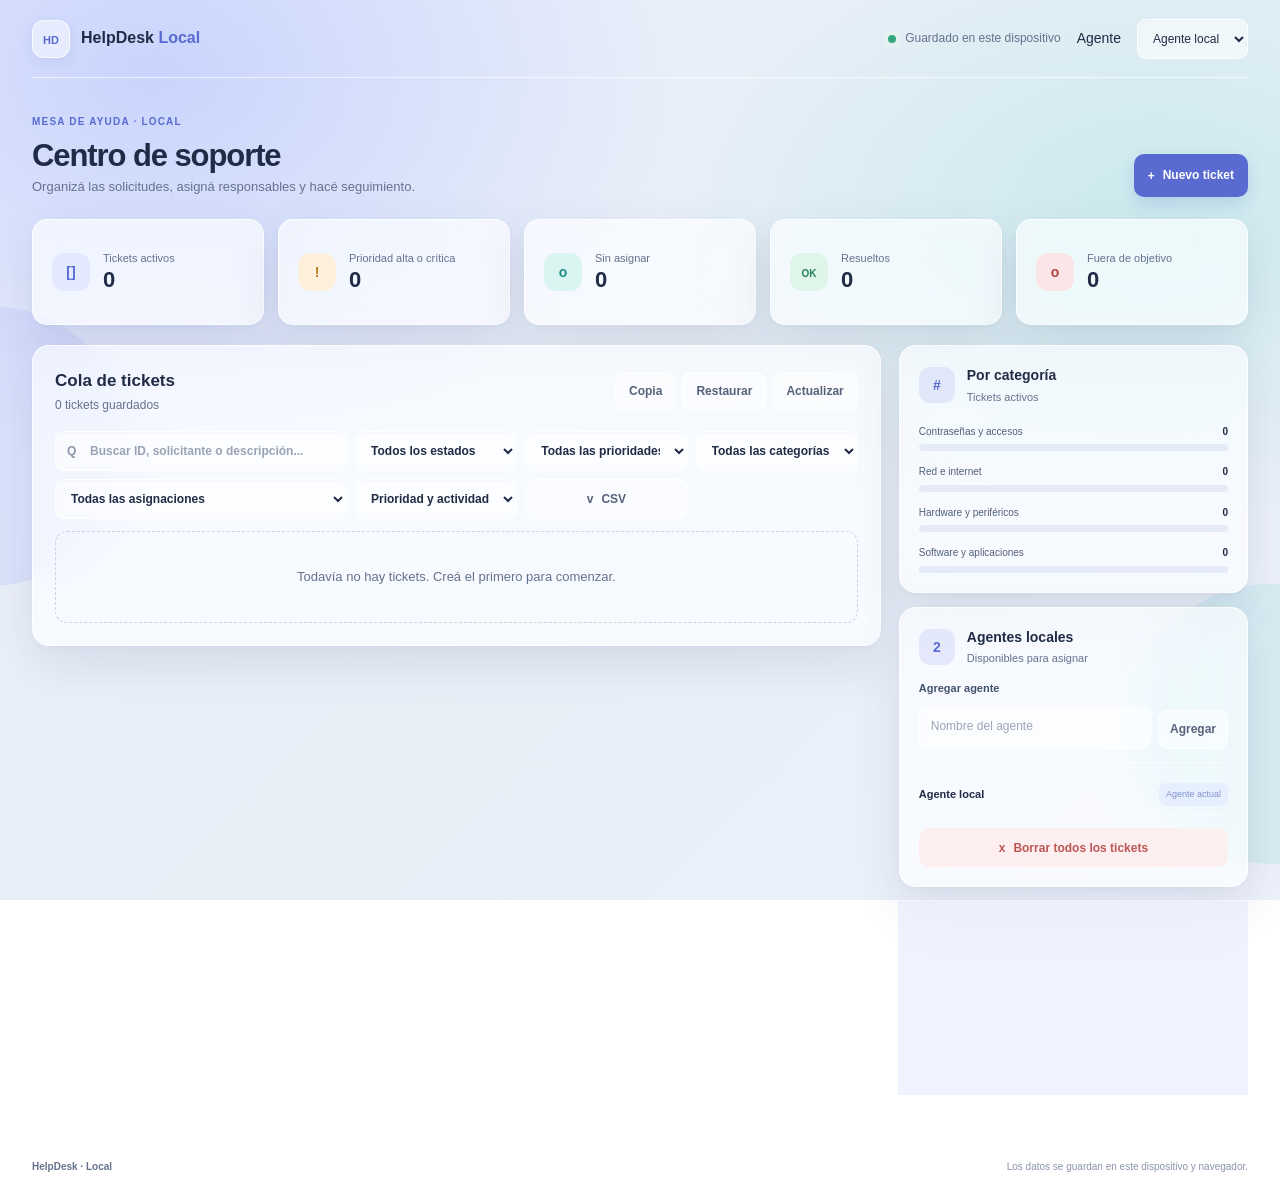
<file: index.html>
<!DOCTYPE html>
<html lang="es">
<head>
    <meta charset="UTF-8">
    <meta name="viewport" content="width=device-width, initial-scale=1.0">
    <meta name="theme-color" content="#e9edfb">
    <title>HelpDesk | Mesa de ayuda local</title>
    <link rel="stylesheet" href="style.css">
</head>
<body>
    <div class="page-shell">
        <header class="topbar">
            <a class="brand" href="#" aria-label="HelpDesk, inicio">
                <span class="brand-mark"><i class="fas fa-headset" aria-hidden="true"></i></span>
                <span>HelpDesk <strong>Local</strong></span>
            </a>
            <div class="topbar-actions">
                <span class="topbar-status"><span class="status-dot"></span> Guardado en este dispositivo</span>
                <label class="active-agent-label" for="active-agent">Agente</label>
                <select id="active-agent" aria-label="Agente actual"></select>
            </div>
        </header>

        <main class="workspace">
            <div class="page-heading">
                <div>
                    <span class="eyebrow">MESA DE AYUDA · LOCAL</span>
                    <h1>Centro de soporte</h1>
                    <p class="subtitle">Organizá las solicitudes, asigná responsables y hacé seguimiento.</p>
                </div>
                <button id="new-ticket-button" class="button button-primary" type="button">
                    <i class="fas fa-plus" aria-hidden="true"></i> Nuevo ticket
                </button>
            </div>

            <section id="metrics" class="metrics-grid" aria-label="Resumen de tickets">
                <article class="metric-card"><span class="metric-icon metric-blue"><i class="fas fa-inbox" aria-hidden="true"></i></span><span class="metric-label">Tickets activos</span><strong id="metric-active">0</strong></article>
                <article class="metric-card"><span class="metric-icon metric-amber"><i class="fas fa-exclamation-circle" aria-hidden="true"></i></span><span class="metric-label">Prioridad alta o crítica</span><strong id="metric-urgent">0</strong></article>
                <article class="metric-card"><span class="metric-icon metric-teal"><i class="fas fa-user-clock" aria-hidden="true"></i></span><span class="metric-label">Sin asignar</span><strong id="metric-unassigned">0</strong></article>
                <article class="metric-card"><span class="metric-icon metric-green"><i class="fas fa-check-circle" aria-hidden="true"></i></span><span class="metric-label">Resueltos</span><strong id="metric-resolved">0</strong></article>
                <article class="metric-card"><span class="metric-icon metric-red"><i class="fas fa-stopwatch" aria-hidden="true"></i></span><span class="metric-label">Fuera de objetivo</span><strong id="metric-overdue">0</strong></article>
            </section>

            <section class="app-layout">
                <section class="container queue-card" aria-labelledby="queue-title">
                    <div class="queue-heading">
                        <div>
                            <h2 id="queue-title">Cola de tickets</h2>
                            <p id="ticket-count" class="muted">0 solicitudes</p>
                        </div>
                        <div class="queue-actions">
                            <button id="backup-button" class="button button-subtle" type="button" title="Descargar copia de seguridad">
                                Copia
                            </button>
                            <button id="restore-button" class="button button-subtle" type="button" title="Restaurar copia de seguridad">
                                Restaurar
                            </button>
                            <input id="restore-file" class="hidden" type="file" accept=".json,application/json">
                            <button id="refresh-button" class="button button-subtle" type="button" title="Actualizar tickets">
                                Actualizar
                            </button>
                        </div>
                    </div>
                    <div class="filters">
                        <label class="search-wrap">
                            <i class="fas fa-search" aria-hidden="true"></i>
                            <span class="visually-hidden">Buscar tickets</span>
                            <input id="filter-search" type="search" placeholder="Buscar ID, solicitante o descripción..." maxlength="100">
                        </label>
                        <label><span class="visually-hidden">Filtrar por estado</span>
                            <select id="filter-status">
                                <option value="">Todos los estados</option>
                                <option>Abierto</option><option>En progreso</option><option>En espera</option><option>Resuelto</option><option>Cerrado</option>
                            </select>
                        </label>
                        <label><span class="visually-hidden">Filtrar por prioridad</span>
                            <select id="filter-priority">
                                <option value="">Todas las prioridades</option>
                                <option>Baja</option><option>Media</option><option>Alta</option><option>Crítica</option>
                            </select>
                        </label>
                        <label><span class="visually-hidden">Filtrar por categoría</span>
                            <select id="filter-category"><option value="">Todas las categorías</option></select>
                        </label>
                        <label><span class="visually-hidden">Filtrar por asignación</span>
                            <select id="filter-assignee">
                                <option value="">Todas las asignaciones</option>
                                <option value="me">Asignados a mí</option>
                                <option value="unassigned">Sin asignar</option>
                            </select>
                        </label>
                        <label><span class="visually-hidden">Orden de tickets</span>
                            <select id="filter-sort">
                                <option value="priority">Prioridad y actividad</option>
                                <option value="newest">Más recientes</option>
                                <option value="oldest">Más antiguos</option>
                                <option value="sla">Vencimiento más próximo</option>
                            </select>
                        </label>
                        <button id="export-button" class="button button-subtle export-button" type="button">
                            <i class="fas fa-download" aria-hidden="true"></i> CSV
                        </button>
                    </div>
                    <div id="ticket-list" class="ticket-list" aria-live="polite"></div>
                    <p id="queue-message" class="empty-state hidden"></p>
                    <nav id="ticket-pagination" class="ticket-pagination hidden" aria-label="Paginación de tickets">
                        <button id="previous-page" class="button button-subtle" type="button">Anterior</button>
                        <span id="page-label"></span>
                        <button id="next-page" class="button button-subtle" type="button">Siguiente</button>
                    </nav>
                </section>

                <aside class="sidebar">
                    <section class="side-card category-card">
                        <div class="side-heading">
                            <span class="side-icon"><i class="fas fa-chart-bar" aria-hidden="true"></i></span>
                            <div><h2>Por categoría</h2><p>Tickets activos</p></div>
                        </div>
                        <div id="category-chart" class="category-chart"></div>
                    </section>

                    <section class="side-card admin-card">
                        <div class="side-heading">
                            <span class="side-icon"><i class="fas fa-users" aria-hidden="true"></i></span>
                            <div><h2>Agentes locales</h2><p>Disponibles para asignar</p></div>
                        </div>
                        <form id="agent-form" class="agent-form">
                            <label for="agent-name">Agregar agente</label>
                            <div class="agent-add-row">
                                <input id="agent-name" name="name" required maxlength="80" placeholder="Nombre del agente">
                                <button class="button button-subtle" type="submit">Agregar</button>
                            </div>
                        </form>
                        <div id="team-list" class="team-list"></div>
                        <button id="clear-tickets-button" class="button button-danger" type="button">
                            <i class="fas fa-trash-alt" aria-hidden="true"></i> Borrar todos los tickets
                        </button>
                    </section>

                    <section class="side-card help-card">
                        <span class="help-icon"><i class="fas fa-lightbulb" aria-hidden="true"></i></span>
                        <h2>Un paso a la vez</h2>
                        <p>Registrá el contexto, asigná un responsable y dejá notas para que el seguimiento sea claro.</p>
                        <div class="help-note"><i class="fas fa-hdd" aria-hidden="true"></i> Los datos quedan guardados en este navegador.</div>
                    </section>
                </aside>
            </section>
        </main>

        <footer class="site-footer"><span>HelpDesk · Local</span><span>Los datos se guardan en este dispositivo y navegador.</span></footer>
    </div>

    <dialog id="ticket-dialog" class="dialog ticket-dialog">
        <form id="ticket-form" class="dialog-card">
            <div class="dialog-heading">
                <div><span class="eyebrow">REGISTRO DE SOLICITUD</span><h2>Nuevo ticket</h2></div>
                <button class="button button-subtle" type="button" data-close-dialog="ticket-dialog">Cerrar</button>
            </div>
            <div class="field-grid">
                <div class="field"><label for="requester-name">Nombre del solicitante *</label><input id="requester-name" name="usuario" required maxlength="120" autocomplete="name"></div>
                <div class="field"><label for="requester-id">Legajo / ID *</label><input id="requester-id" name="legajo" required maxlength="40"></div>
                <div class="field"><label for="requester-email">Correo</label><input id="requester-email" name="email" type="email" maxlength="254"></div>
                <div class="field"><label for="requester-department">Departamento</label><input id="requester-department" name="departamento" maxlength="100"></div>
                <div class="field"><label for="ticket-category">Categoría *</label><select id="ticket-category" name="categoria" required></select></div>
                <div class="field"><label for="ticket-priority">Prioridad *</label><select id="ticket-priority" name="prioridad"><option>Media</option><option>Alta</option><option>Crítica</option><option>Baja</option></select></div>
                <div class="field field-wide"><label for="ticket-description">Descripción del problema *</label><textarea id="ticket-description" name="descripcion" rows="4" required maxlength="10000" placeholder="Qué ocurre, desde cuándo, impacto y mensajes de error..."></textarea></div>
                <div class="field field-wide"><label for="ticket-assignee">Asignar a</label><select id="ticket-assignee" name="asignado_a"></select></div>
            </div>
            <div id="triage-box" class="info-box hidden"><strong>Guía de diagnóstico</strong><ul id="triage-steps"></ul></div>
            <div class="dialog-actions"><button class="button button-subtle" type="button" data-close-dialog="ticket-dialog">Cancelar</button><button class="button button-primary" type="submit">Crear ticket</button></div>
        </form>
    </dialog>

    <dialog id="detail-dialog" class="dialog detail-dialog">
        <section class="dialog-card">
            <div class="dialog-heading">
                <div><span id="detail-id" class="eyebrow"></span><h2 id="detail-title">Detalle del ticket</h2></div>
                <button class="button button-subtle" type="button" data-close-dialog="detail-dialog">Cerrar</button>
            </div>
            <div id="detail-content" class="detail-content"></div>
            <form id="ticket-update-form" class="ticket-update-form">
                <div class="field-grid">
                    <div class="field"><label for="detail-requester-name">Solicitante</label><input id="detail-requester-name" name="usuario" required maxlength="120"></div>
                    <div class="field"><label for="detail-requester-id">Legajo / ID</label><input id="detail-requester-id" name="legajo" required maxlength="40"></div>
                    <div class="field"><label for="detail-requester-email">Correo</label><input id="detail-requester-email" name="email" type="email" maxlength="254"></div>
                    <div class="field"><label for="detail-department">Departamento</label><input id="detail-department" name="departamento" maxlength="100"></div>
                    <div class="field"><label for="detail-category">Categoría</label><select id="detail-category" name="categoria"></select></div>
                    <div class="field field-wide"><label for="detail-description">Descripción del problema</label><textarea id="detail-description" name="descripcion" rows="3" required maxlength="10000"></textarea></div>
                    <div class="field"><label for="detail-status">Estado</label><select id="detail-status" name="estado"><option>Abierto</option><option>En progreso</option><option>En espera</option><option>Resuelto</option><option>Cerrado</option></select></div>
                    <div class="field"><label for="detail-priority">Prioridad</label><select id="detail-priority" name="prioridad"><option>Baja</option><option>Media</option><option>Alta</option><option>Crítica</option></select></div>
                    <div class="field field-wide"><label for="detail-assignee">Agente asignado</label><select id="detail-assignee" name="asignado_a"></select></div>
                    <div class="field field-wide"><label for="detail-resolution">Resolución <span class="optional">(obligatoria para resolver o cerrar)</span></label><textarea id="detail-resolution" name="resolucion" rows="3" maxlength="10000"></textarea></div>
                </div>
                <div class="dialog-actions"><button class="button button-primary" type="submit">Guardar cambios</button></div>
            </form>
            <section class="comments-section">
                <h3>Notas internas</h3>
                <div id="comment-list" class="comment-list"></div>
                <form id="comment-form" class="comment-form">
                    <label class="visually-hidden" for="comment-body">Agregar nota interna</label>
                    <textarea id="comment-body" required maxlength="5000" rows="3" placeholder="Compartí contexto útil para el seguimiento..."></textarea>
                    <button class="button button-subtle" type="submit">Agregar nota</button>
                </form>
            </section>
            <section class="activity-section">
                <h3>Actividad</h3>
                <ol id="activity-list" class="activity-list"></ol>
            </section>
            <div class="dialog-actions dialog-danger-actions">
                <button id="delete-ticket-button" class="button button-danger" type="button"><i class="fas fa-trash-alt" aria-hidden="true"></i> Eliminar ticket</button>
            </div>
        </section>
    </dialog>

    <div id="toast" class="toast hidden" role="status" aria-live="polite"></div>
    <script src="script.js"></script>
</body>
</html>
</file>
<file: style.css>
:root {
    color-scheme: light;
    --page: #e9edfb;
    --surface: rgba(255, 255, 255, 0.65);
    --surface-strong: rgba(255, 255, 255, 0.84);
    --surface-muted: rgba(255, 255, 255, 0.4);
    --ink: #202b45;
    --ink-soft: #66728d;
    --ink-faint: #8994ab;
    --line: rgba(255, 255, 255, 0.78);
    --accent: #596bd1;
    --accent-dark: #4658bd;
    --accent-soft: rgba(111, 128, 222, 0.14);
    --teal: #208f8b;
    --danger: #be5656;
    --shadow: 0 18px 48px rgba(57, 69, 115, 0.12), 0 2px 8px rgba(57, 69, 115, 0.04);
}

.team-select {
    padding: 5px 7px;
    border: 0;
    border-radius: 7px;
    background: rgba(224, 230, 255, 0.8);
    color: #5368b8;
    cursor: pointer;
    font-size: 9px;
    white-space: nowrap;
}

.team-select:disabled {
    cursor: default;
    opacity: 0.7;
}

.button-danger {
    border-color: rgba(255, 255, 255, 0.82);
    background: rgba(255, 235, 233, 0.72);
    color: var(--danger);
}

.button-danger:hover {
    background: rgba(255, 220, 216, 0.9);
}

.agent-add-row {
    display: flex;
    gap: 7px;
}

.agent-add-row .button {
    flex: 0 0 auto;
    min-width: 70px;
    padding: 6px 10px;
}

.admin-card > .button-danger {
    width: 100%;
}

.fas {
    font-style: normal;
    font-weight: 700;
    line-height: 1;
}

.fa-headset::before { content: "HD"; font-size: 11px; }
.fa-plus::before { content: "+"; }
.fa-inbox::before { content: "[]"; }
.fa-exclamation-circle::before { content: "!"; }
.fa-user-clock::before,
.fa-stopwatch::before,
.fa-clock::before { content: "o"; }
.fa-check-circle::before { content: "OK"; font-size: 10px; }
.fa-search::before { content: "Q"; }
.fa-download::before { content: "v"; }
.fa-chart-bar::before { content: "#"; }
.fa-users::before { content: "2"; }
.fa-trash-alt::before { content: "x"; }
.fa-lightbulb::before { content: "*"; }
.fa-hdd::before { content: "="; }
.fa-user::before { content: "o"; }
.fa-comment::before { content: "..."; font-size: 10px; }
.fa-chevron-right::before { content: ">"; }

* {
    box-sizing: border-box;
}

.sla-label {
    color: #77829a;
    font-size: 10px;
}

.sla-overdue {
    color: #b23e46;
    font-weight: 700;
}

body {
    min-width: 0;
    min-height: 100vh;
    margin: 0;
    background:
        radial-gradient(ellipse at 12% 8%, rgba(163, 183, 255, 0.48), transparent 34%),
        radial-gradient(ellipse at 91% 23%, rgba(159, 226, 221, 0.4), transparent 31%),
        linear-gradient(135deg, #edf0fc 0%, #e8eff7 52%, #edf1fb 100%);
    background-attachment: fixed;
    color: var(--ink);
    font-family: "Segoe UI", Tahoma, Geneva, Verdana, sans-serif;
    font-size: 14px;
    line-height: 1.55;
    -webkit-font-smoothing: antialiased;
}

.resolution-box {
    margin-top: 10px;
    padding: 12px 13px;
    border: 1px solid rgba(139, 208, 199, 0.58);
    border-radius: 10px;
    background: rgba(225, 248, 243, 0.56);
}

.resolution-box > span {
    display: block;
    margin-bottom: 3px;
    color: #32827a;
    font-size: 10px;
    font-weight: 650;
}

.resolution-box p {
    margin: 0;
    color: #385b58;
    font-size: 11px;
}

body::before,
body::after {
    position: fixed;
    z-index: -1;
    width: 280px;
    height: 280px;
    border-radius: 50%;
    background: rgba(159, 174, 255, 0.2);
    content: "";
    pointer-events: none;
}

body::before {
    top: 34%;
    left: -150px;
}

body::after {
    right: -130px;
    bottom: 4%;
    background: rgba(115, 210, 199, 0.17);
}

button,
input,
select,
textarea {
    font: inherit;
}

button,
select {
    cursor: pointer;
}

.hidden {
    display: none !important;
}

.page-shell {
    width: min(1440px, calc(100% - 64px));
    margin: 0 auto;
}

.topbar {
    min-height: 78px;
    display: flex;
    align-items: center;
    justify-content: space-between;
    border-bottom: 1px solid rgba(255, 255, 255, 0.62);
}

.brand {
    display: inline-flex;
    align-items: center;
    gap: 11px;
    color: var(--ink);
    font-size: 16px;
    font-weight: 650;
    text-decoration: none;
}

.brand strong {
    color: var(--accent);
    font-weight: 700;
}

.brand-mark {
    width: 38px;
    height: 38px;
    display: grid;
    place-items: center;
    border: 1px solid rgba(255, 255, 255, 0.8);
    border-radius: 12px;
    background: rgba(255, 255, 255, 0.48);
    box-shadow: 0 5px 15px rgba(57, 69, 115, 0.08);
    color: var(--accent);
    font-size: 17px;
}

.topbar-actions {
    display: flex;
    align-items: center;
    gap: 16px;
}

.topbar-status {
    display: flex;
    align-items: center;
    gap: 9px;
    color: var(--ink-soft);
    font-size: 12px;
    white-space: nowrap;
}

.status-dot {
    width: 8px;
    height: 8px;
    border-radius: 50%;
    background: #35a681;
    box-shadow: 0 0 0 4px rgba(230, 245, 238, 0.75);
}

.current-user {
    color: #525f7b;
    font-size: 12px;
}

.workspace {
    padding: 32px 0 40px;
}

.page-heading {
    display: flex;
    align-items: flex-end;
    justify-content: space-between;
    gap: 16px;
    margin-bottom: 22px;
}

.eyebrow {
    color: var(--accent);
    font-size: 10px;
    font-weight: 750;
    letter-spacing: 0.12em;
}

h1,
h2,
h3,
p {
    margin-top: 0;
}

.page-heading h1,
.login-card h1 {
    margin: 5px 0 3px;
    font-size: clamp(25px, 3vw, 31px);
    font-weight: 700;
    letter-spacing: -0.035em;
    line-height: 1.2;
}

.subtitle {
    margin-bottom: 0;
    color: var(--ink-soft);
    font-size: 13px;
}

.muted {
    color: var(--ink-soft);
}

.metrics-grid {
    display: grid;
    grid-template-columns: repeat(5, minmax(0, 1fr));
    gap: 14px;
    margin-bottom: 20px;
}

.metric-card,
.container,
.side-card,
.login-card,
.dialog-card {
    border: 1px solid var(--line);
    background: var(--surface);
    box-shadow: var(--shadow);
    -webkit-backdrop-filter: blur(22px) saturate(145%);
    backdrop-filter: blur(22px) saturate(145%);
}

.metric-card {
    min-height: 106px;
    display: grid;
    grid-template-columns: 39px 1fr;
    grid-template-rows: auto auto;
    align-content: center;
    align-items: center;
    column-gap: 12px;
    padding: 17px 19px;
    border-radius: 15px;
}

.metric-icon {
    width: 38px;
    height: 38px;
    grid-row: 1 / 3;
    display: grid;
    place-items: center;
    border-radius: 12px;
}

.metric-blue {
    background: rgba(224, 230, 255, 0.8);
    color: #5368d5;
}

.metric-amber {
    background: rgba(255, 239, 213, 0.8);
    color: #bd7b21;
}

.metric-teal {
    background: rgba(212, 243, 238, 0.82);
    color: #208f8b;
}

.metric-green {
    background: rgba(220, 244, 230, 0.82);
    color: #25815f;
}

.metric-red {
    background: rgba(255, 224, 224, 0.8);
    color: #b23e46;
}

.metric-label {
    color: var(--ink-soft);
    font-size: 11px;
}

.metric-card > strong {
    font-size: 22px;
    font-weight: 700;
    line-height: 1.2;
}

.app-layout {
    display: grid;
    grid-template-columns: minmax(0, 1.75fr) minmax(285px, 0.72fr);
    align-items: start;
    gap: 18px;
}

.container,
.side-card {
    min-width: 0;
    border-radius: 17px;
}

.queue-card {
    padding: 22px;
}

.queue-heading,
.side-heading,
.dialog-heading {
    display: flex;
    align-items: center;
    justify-content: space-between;
    gap: 12px;
}

.queue-heading {
    margin-bottom: 16px;
}

.queue-actions {
    display: flex;
    flex-wrap: wrap;
    gap: 6px;
}

.queue-heading h2 {
    margin: 0 0 2px;
    font-size: 17px;
    font-weight: 650;
}

.queue-heading p {
    margin: 0;
    font-size: 12px;
}

.button {
    min-height: 39px;
    display: inline-flex;
    align-items: center;
    justify-content: center;
    gap: 8px;
    padding: 9px 13px;
    border: 1px solid transparent;
    border-radius: 10px;
    font-size: 12px;
    font-weight: 650;
    transition: background 150ms ease, color 150ms ease, border-color 150ms ease, transform 150ms ease;
}

.button:focus-visible,
.ticket-row:focus-visible,
.team-deactivate:focus-visible {
    outline: 3px solid rgba(83, 104, 213, 0.3);
    outline-offset: 2px;
}

.button:active {
    transform: translateY(1px);
}

.button:disabled {
    cursor: wait;
    opacity: 0.65;
}

.button-primary {
    min-height: 43px;
    background: var(--accent);
    color: #fff;
    box-shadow: 0 6px 15px rgba(83, 104, 213, 0.2);
}

.button-primary:hover {
    background: var(--accent-dark);
}

.button-subtle {
    border-color: rgba(255, 255, 255, 0.86);
    background: rgba(255, 255, 255, 0.48);
    color: #56617b;
}

.button-subtle:hover {
    border-color: rgba(179, 190, 220, 0.75);
    background: rgba(255, 255, 255, 0.74);
    color: var(--ink);
}

.button-icon {
    width: 38px;
    min-height: 38px;
    padding: 0;
}

.button-compact {
    min-height: 34px;
    padding: 6px 10px;
}

.filters {
    display: grid;
    grid-template-columns: minmax(160px, 1.8fr) repeat(3, minmax(105px, 1fr));
    gap: 8px;
    margin-bottom: 12px;
}

.filters label,
.agent-form label,
.field label,
.login-card label {
    display: block;
    color: #44516c;
    font-size: 11px;
    font-weight: 650;
}

input,
select,
textarea {
    width: 100%;
    min-width: 0;
    min-height: 40px;
    padding: 9px 11px;
    border: 1px solid rgba(255, 255, 255, 0.92);
    border-radius: 9px;
    outline: none;
    background: rgba(255, 255, 255, 0.57);
    box-shadow: inset 0 1px 2px rgba(54, 68, 109, 0.035);
    color: var(--ink);
    font-size: 12px;
    transition: border-color 150ms ease, box-shadow 150ms ease, background 150ms ease;
}

textarea {
    min-height: 84px;
    resize: vertical;
}

input::placeholder,
textarea::placeholder {
    color: #9aa4b6;
}

input:focus,
select:focus,
textarea:focus {
    border-color: rgba(89, 107, 209, 0.65);
    background: rgba(255, 255, 255, 0.85);
    box-shadow: 0 0 0 3px rgba(83, 104, 213, 0.13);
}

.search-wrap {
    position: relative;
    display: block;
}

.search-wrap > i {
    position: absolute;
    z-index: 1;
    top: 50%;
    left: 12px;
    color: var(--ink-faint);
    font-size: 12px;
    transform: translateY(-50%);
}

.search-wrap input {
    padding-left: 34px;
}

.export-button {
    min-height: 40px;
}

.ticket-list {
    display: grid;
    gap: 8px;
}

.ticket-row {
    width: 100%;
    min-width: 0;
    display: flex;
    align-items: center;
    justify-content: space-between;
    gap: 12px;
    padding: 14px 15px;
    border: 1px solid rgba(255, 255, 255, 0.82);
    border-left: 3px solid rgba(117, 132, 218, 0.52);
    border-radius: 12px;
    background: rgba(255, 255, 255, 0.4);
    color: inherit;
    text-align: left;
    transition: border-color 150ms ease, background 150ms ease, transform 150ms ease;
    -webkit-backdrop-filter: blur(12px);
    backdrop-filter: blur(12px);
}

.ticket-row:hover {
    border-color: rgba(164, 176, 227, 0.78);
    background: rgba(255, 255, 255, 0.68);
    transform: translateY(-1px);
}

.ticket-row-main {
    min-width: 0;
    flex: 1;
    display: grid;
    gap: 5px;
}

.ticket-row-top,
.ticket-row-meta {
    display: flex;
    align-items: center;
    flex-wrap: wrap;
    gap: 7px 10px;
}

.ticket-row-top > strong {
    color: var(--accent-dark);
    font-size: 11px;
    letter-spacing: 0.02em;
}

.ticket-badge,
.priority-label {
    display: inline-flex;
    align-items: center;
    padding: 3px 8px;
    border-radius: 99px;
    font-size: 10px;
    font-weight: 650;
    line-height: 1.35;
}

.status-open {
    background: rgba(226, 233, 255, 0.9);
    color: #4a5fb9;
}

.status-progress {
    background: rgba(255, 238, 211, 0.9);
    color: #98621a;
}

.status-waiting {
    background: rgba(232, 229, 250, 0.9);
    color: #6a5ca4;
}

.status-resolved {
    background: rgba(220, 244, 230, 0.9);
    color: #267753;
}

.status-closed {
    background: rgba(235, 239, 244, 0.9);
    color: #69758b;
}

.ticket-subject {
    overflow: hidden;
    color: #34415d;
    font-size: 13px;
    font-weight: 600;
    text-overflow: ellipsis;
    white-space: nowrap;
}

.ticket-requester {
    color: var(--ink-soft);
    font-size: 11px;
}

.ticket-row-meta {
    color: #77829a;
    font-size: 10px;
}

.ticket-row-arrow {
    padding-left: 5px;
    color: #a1abc0;
    font-size: 11px;
}

.priority-low {
    background: rgba(235, 239, 244, 0.88);
    color: #657187;
}

.priority-medium {
    background: rgba(223, 236, 255, 0.85);
    color: #436b9e;
}

.priority-high {
    background: rgba(255, 238, 211, 0.9);
    color: #a36a18;
}

.priority-critical {
    background: rgba(255, 224, 224, 0.9);
    color: #b23e46;
}

.empty-state {
    margin: 0;
    padding: 35px 20px;
    border: 1px dashed rgba(160, 173, 206, 0.5);
    border-radius: 12px;
    color: var(--ink-soft);
    font-size: 13px;
    text-align: center;
}

.ticket-pagination {
    display: flex;
    align-items: center;
    justify-content: center;
    gap: 12px;
    margin-top: 15px;
}

.ticket-pagination > span {
    min-width: 90px;
    color: var(--ink-soft);
    font-size: 10px;
    text-align: center;
}

.ticket-pagination .button {
    min-height: 34px;
    padding: 6px 10px;
}

.ticket-pagination .button:disabled {
    cursor: default;
    opacity: 0.48;
}

.sidebar {
    min-width: 0;
    display: grid;
    gap: 14px;
}

.side-card {
    padding: 19px;
}

.side-heading {
    justify-content: flex-start;
}

.side-icon {
    width: 36px;
    height: 36px;
    display: grid;
    flex: 0 0 36px;
    place-items: center;
    border-radius: 11px;
    background: var(--accent-soft);
    color: var(--accent);
}

.side-heading h2,
.help-card h2 {
    margin: 0 0 2px;
    font-size: 14px;
    font-weight: 650;
}

.side-heading p {
    margin: 0;
    color: var(--ink-soft);
    font-size: 11px;
}

.category-chart {
    display: grid;
    gap: 13px;
    margin-top: 18px;
}

.category-label {
    display: flex;
    justify-content: space-between;
    gap: 8px;
    margin-bottom: 5px;
    color: #53607b;
    font-size: 10px;
}

.category-label strong {
    color: var(--ink);
}

.category-track {
    height: 7px;
    overflow: hidden;
    border-radius: 99px;
    background: rgba(220, 227, 242, 0.68);
}

.category-track > span {
    height: 100%;
    display: block;
    border-radius: inherit;
    background: linear-gradient(90deg, #8391e2, #586bd2);
    transition: width 250ms ease;
}

.help-card {
    background: rgba(226, 230, 255, 0.52);
    box-shadow: none;
}

.help-icon {
    width: 35px;
    height: 35px;
    display: grid;
    place-items: center;
    margin-bottom: 12px;
    border-radius: 11px;
    background: rgba(221, 226, 255, 0.9);
    color: var(--accent);
}

.help-card p {
    margin: 7px 0 14px;
    color: #59647e;
    font-size: 11px;
    line-height: 1.65;
}

.help-note {
    padding-top: 11px;
    border-top: 1px solid rgba(203, 210, 239, 0.75);
    color: #747f99;
    font-size: 10px;
}

.help-note i {
    margin-right: 5px;
    color: var(--accent);
}

.admin-card {
    display: grid;
    gap: 13px;
}

.agent-form {
    display: grid;
    gap: 7px;
}

.agent-form label:not(:first-child) {
    margin-top: 4px;
}

.agent-form .button {
    margin-top: 5px;
}

.team-list {
    display: grid;
    gap: 8px;
    padding-top: 12px;
    border-top: 1px solid rgba(255, 255, 255, 0.75);
}

.team-list h3 {
    margin: 0 0 2px;
    color: var(--ink-soft);
    font-size: 11px;
}

.team-row {
    display: flex;
    align-items: center;
    justify-content: space-between;
    gap: 8px;
    padding: 8px 0;
    border-bottom: 1px solid rgba(255, 255, 255, 0.55);
}

.team-row strong,
.team-row small {
    display: block;
}

.team-row strong {
    font-size: 11px;
}

.team-row small {
    color: var(--ink-soft);
    font-size: 9px;
    overflow-wrap: anywhere;
}

.team-deactivate {
    padding: 5px 7px;
    border: 0;
    border-radius: 7px;
    background: rgba(255, 235, 233, 0.76);
    color: var(--danger);
    cursor: pointer;
    font-size: 9px;
    white-space: nowrap;
}

.site-footer {
    min-height: 62px;
    display: flex;
    align-items: center;
    justify-content: space-between;
    gap: 15px;
    border-top: 1px solid rgba(255, 255, 255, 0.62);
    color: var(--ink-faint);
    font-size: 10px;
}

.site-footer span:first-child {
    color: var(--ink-soft);
    font-weight: 600;
}

.login-screen {
    min-height: 100vh;
    display: grid;
    place-items: center;
    padding: 24px;
}

.login-card {
    width: min(420px, 100%);
    display: grid;
    justify-items: stretch;
    padding: 34px;
    border-radius: 20px;
}

.login-card .brand-mark {
    margin-bottom: 22px;
}

.login-card h1 {
    font-size: 27px;
}

.login-card > p {
    margin-bottom: 20px;
}

.login-card label {
    margin-bottom: 6px;
}

.login-card input {
    min-height: 45px;
    margin-bottom: 15px;
}

.login-card .button {
    width: 100%;
    min-height: 46px;
    margin-top: 4px;
}

.login-card .login-footnote {
    margin: 18px 0 0;
    color: var(--ink-faint);
    font-size: 10px;
    text-align: center;
}

.login-footnote i {
    margin-right: 4px;
    color: var(--accent);
}

.dialog {
    width: min(700px, calc(100% - 28px));
    max-height: min(92vh, 900px);
    overflow: auto;
    overscroll-behavior: contain;
    padding: 0;
    border: 0;
    border-radius: 19px;
    background: transparent;
    color: var(--ink);
}

.detail-dialog {
    width: min(760px, calc(100% - 28px));
}

.dialog::backdrop {
    background: rgba(29, 39, 68, 0.32);
    -webkit-backdrop-filter: blur(8px);
    backdrop-filter: blur(8px);
}

.dialog-card {
    padding: 25px;
    border-radius: 19px;
}

.dialog-heading {
    align-items: flex-start;
    margin-bottom: 18px;
}

.dialog-heading h2 {
    margin: 4px 0 0;
    font-size: 20px;
    font-weight: 680;
    letter-spacing: -0.02em;
}

.field-grid {
    display: grid;
    grid-template-columns: repeat(2, minmax(0, 1fr));
    gap: 0 14px;
}

.field {
    min-width: 0;
    margin-bottom: 13px;
}

.field label {
    margin-bottom: 6px;
}

.field-wide {
    grid-column: 1 / -1;
}

.optional {
    color: var(--ink-faint);
    font-weight: 400;
}

.info-box {
    display: block;
    margin: 1px 0 15px;
    padding: 13px 15px;
    border: 1px solid rgba(140, 207, 199, 0.45);
    border-radius: 11px;
    background: rgba(223, 247, 243, 0.58);
    color: #285d59;
    font-size: 11px;
}

.info-box strong {
    display: block;
    margin-bottom: 5px;
}

.info-box ul {
    margin: 0;
    padding-left: 18px;
}

.info-box li + li {
    margin-top: 3px;
}

.dialog-actions {
    display: flex;
    justify-content: flex-end;
    gap: 8px;
    margin-top: 5px;
}

.dialog-actions .button-primary {
    min-width: 130px;
}

.detail-content {
    padding-bottom: 17px;
    border-bottom: 1px solid rgba(255, 255, 255, 0.82);
}

.detail-grid {
    display: grid;
    grid-template-columns: repeat(2, minmax(0, 1fr));
    gap: 12px;
    margin-bottom: 15px;
}

.detail-grid span,
.detail-description > span {
    display: block;
    margin-bottom: 3px;
    color: var(--ink-faint);
    font-size: 10px;
}

.detail-grid strong {
    display: block;
    color: #3a4763;
    font-size: 11px;
    font-weight: 600;
    overflow-wrap: anywhere;
}

.detail-description {
    padding: 13px;
    border: 1px solid rgba(255, 255, 255, 0.84);
    border-radius: 10px;
    background: rgba(255, 255, 255, 0.36);
}

.detail-description p {
    margin: 0;
    color: #3a4763;
    font-size: 12px;
    overflow-wrap: anywhere;
}

.ticket-update-form {
    padding: 16px 0 14px;
    border-bottom: 1px solid rgba(255, 255, 255, 0.82);
}

.ticket-update-form .dialog-actions {
    margin-top: 0;
}

.comments-section,
.activity-section {
    padding-top: 16px;
}

.comments-section h3,
.activity-section h3 {
    margin: 0 0 10px;
    font-size: 13px;
}

.comment-list {
    display: grid;
    gap: 8px;
    max-height: 230px;
    overflow: auto;
}

.comment-item {
    padding: 11px 12px;
    border: 1px solid rgba(255, 255, 255, 0.82);
    border-radius: 10px;
    background: rgba(255, 255, 255, 0.39);
}

.comment-item > div {
    display: flex;
    justify-content: space-between;
    gap: 10px;
}

.comment-item strong {
    color: #46536e;
    font-size: 10px;
}

.comment-item time,
.activity-list time {
    color: var(--ink-faint);
    font-size: 9px;
}

.comment-item p {
    margin: 6px 0 0;
    color: #53607b;
    font-size: 11px;
    overflow-wrap: anywhere;
}

.comment-list > .muted {
    margin: 0;
    font-size: 11px;
}

.comment-form {
    display: grid;
    justify-items: end;
    gap: 8px;
    margin-top: 10px;
}

.comment-form textarea {
    min-height: 66px;
}

.activity-list {
    display: grid;
    gap: 8px;
    margin: 0;
    padding-left: 18px;
    color: #596681;
    font-size: 10px;
}

.activity-list li {
    padding-left: 2px;
}

.activity-list strong {
    color: #35425e;
}

.activity-list time {
    display: block;
}

.toast {
    position: fixed;
    z-index: 10;
    right: 22px;
    bottom: 20px;
    max-width: min(420px, calc(100% - 32px));
    padding: 12px 16px;
    border: 1px solid rgba(255, 255, 255, 0.78);
    border-radius: 11px;
    background: rgba(37, 55, 88, 0.91);
    box-shadow: 0 12px 32px rgba(27, 39, 70, 0.2);
    color: #fff;
    font-size: 12px;
    -webkit-backdrop-filter: blur(14px);
    backdrop-filter: blur(14px);
}

.toast-error {
    background: rgba(151, 59, 64, 0.94);
}

.visually-hidden {
    position: absolute;
    width: 1px;
    height: 1px;
    overflow: hidden;
    clip: rect(0, 0, 0, 0);
    white-space: nowrap;
    clip-path: inset(50%);
}

@media (max-width: 1050px) {
    .page-shell {
        width: min(900px, calc(100% - 40px));
    }

    .app-layout {
        grid-template-columns: minmax(0, 1fr);
    }

    .metrics-grid {
        grid-template-columns: repeat(3, minmax(0, 1fr));
    }

    .sidebar {
        grid-template-columns: repeat(2, minmax(0, 1fr));
    }

    .help-card {
        grid-column: 1 / -1;
    }
}

@media (max-width: 850px) {
    .topbar-status {
        display: none;
    }
}

@media (max-width: 760px) {
    .page-shell {
        width: calc(100% - 28px);
    }

    .metrics-grid {
        grid-template-columns: repeat(2, minmax(0, 1fr));
        gap: 9px;
    }

    .metric-card {
        min-height: 88px;
        padding: 12px;
    }

    .filters {
        grid-template-columns: repeat(2, minmax(0, 1fr));
    }

    .filters .search-wrap {
        grid-column: 1 / -1;
    }

    .export-button {
        width: 100%;
    }

    .topbar-actions {
        gap: 8px;
    }

    .current-user {
        max-width: 150px;
        overflow: hidden;
        text-overflow: ellipsis;
        white-space: nowrap;
    }

    .topbar-status {
        display: none;
    }
}

@media (max-width: 540px) {
    body {
        background-attachment: scroll;
    }

    body::before,
    body::after {
        width: 190px;
        height: 190px;
    }

    .page-shell {
        width: calc(100% - 22px);
    }

    .topbar {
        min-height: 66px;
    }

    .brand {
        gap: 8px;
        font-size: 14px;
    }

    .brand-mark {
        width: 34px;
        height: 34px;
    }

    .current-user {
        display: none;
    }

    .topbar-actions .button-compact span {
        display: none;
    }

    .workspace {
        padding: 22px 0 28px;
    }

    .page-heading {
        align-items: flex-start;
    }

    .page-heading .button {
        min-height: 38px;
        padding: 8px 10px;
        white-space: nowrap;
    }

    .page-heading .subtitle {
        max-width: 260px;
    }

    .metric-card {
        grid-template-columns: 32px 1fr;
        column-gap: 8px;
    }

    .metric-icon {
        width: 31px;
        height: 31px;
        font-size: 12px;
    }

    .queue-card,
    .side-card {
        padding: 15px;
        border-radius: 14px;
    }

    .filters {
        gap: 7px;
    }

    .ticket-row {
        padding: 12px;
    }

    .ticket-row-meta {
        gap: 5px 8px;
    }

    .sidebar {
        grid-template-columns: minmax(0, 1fr);
    }

    .help-card {
        grid-column: auto;
    }

    .site-footer {
        align-items: flex-start;
        flex-direction: column;
        justify-content: center;
        gap: 3px;
        padding: 13px 0;
    }

    .dialog-card {
        padding: 19px;
    }

    .ticket-dialog .dialog-actions {
        position: sticky;
        bottom: 0;
        z-index: 1;
        margin: 5px -19px -19px;
        padding: 12px 19px 16px;
        border-top: 1px solid var(--line);
        background: var(--surface-strong);
        -webkit-backdrop-filter: blur(14px);
        backdrop-filter: blur(14px);
    }

    .field-grid,
    .detail-grid {
        grid-template-columns: minmax(0, 1fr);
    }

    .field-wide {
        grid-column: auto;
    }
}

@media (prefers-reduced-transparency: reduce) {
    .metric-card,
    .container,
    .side-card,
    .login-card,
    .dialog-card {
        background: #f8f9ff;
    }

    input,
    select,
    textarea {
        background: #fff;
    }
}

@media (prefers-reduced-motion: reduce) {
    *,
    *::before,
    *::after {
        scroll-behavior: auto !important;
        transition-duration: 0.01ms !important;
    }
}
</file>
